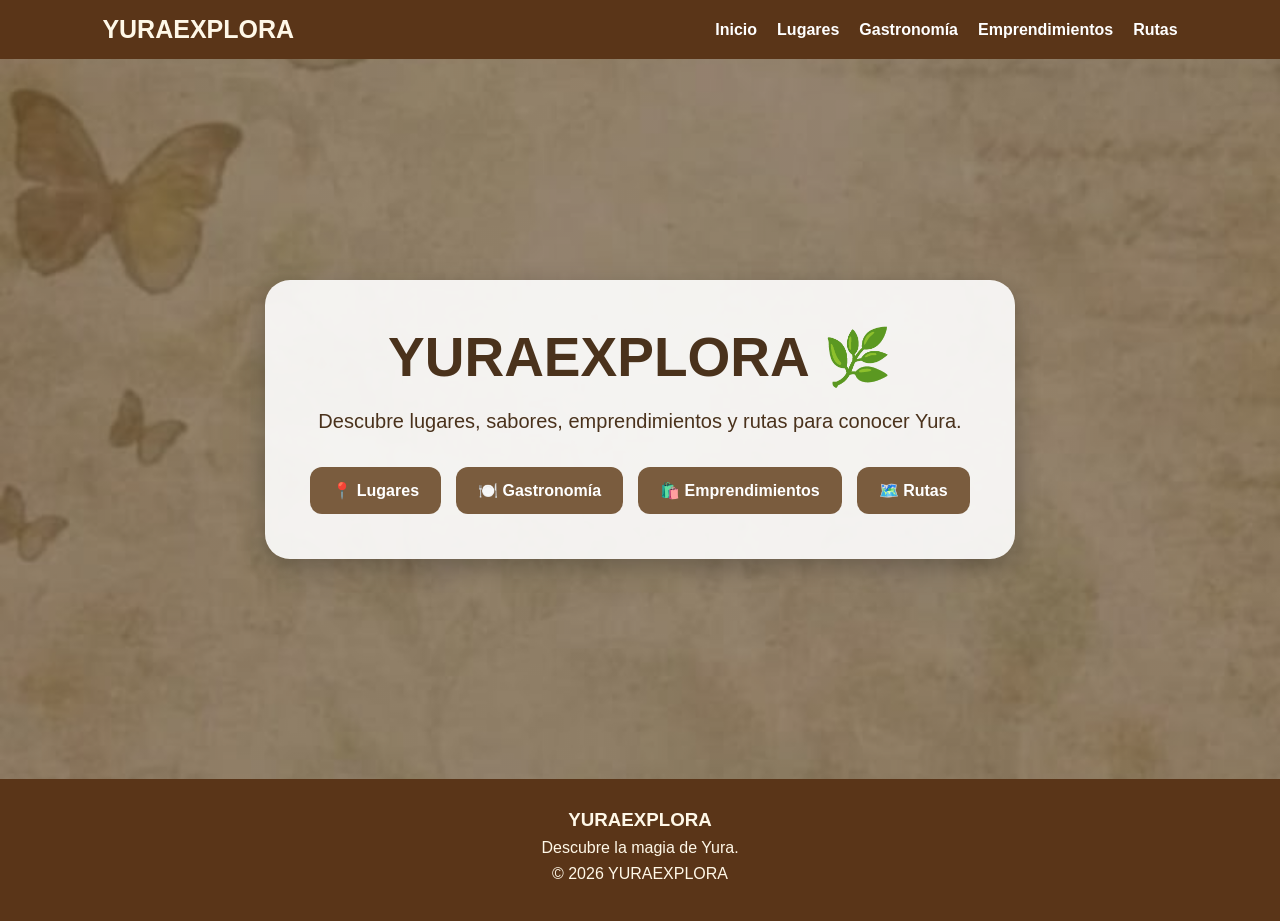
<file: index.html>
<!DOCTYPE html>
<html lang="es">

<head>
    <meta charset="UTF-8">
    <meta name="viewport" content="width=device-width, initial-scale=1.0">

    <title>YURAEXPLORA</title>

    <link rel="stylesheet" href="style.css">

    <style>
        body {
            margin: 0;
            min-height: 100vh;

            background-image:
                linear-gradient(
                    rgba(0, 0, 0, 0.35),
                    rgba(0, 0, 0, 0.35)
                ),
                url("imagenes/FONDO PRINCPAL.jpeg");

            background-size: cover;
            background-position: center;
            background-attachment: fixed;
        }

        .inicio {
            min-height: 80vh;
            display: flex;
            justify-content: center;
            align-items: center;
            text-align: center;
            padding: 40px 20px;
        }

        .contenido-inicio {
            background: rgba(255, 255, 255, 0.90);
            padding: 45px;
            border-radius: 25px;
            max-width: 750px;
            box-shadow: 0 8px 25px rgba(0,0,0,0.25);
        }

        .contenido-inicio h1 {
            font-size: 55px;
            margin-bottom: 15px;
        }

        .contenido-inicio p {
            font-size: 20px;
            line-height: 1.6;
        }

        .botones {
            margin-top: 30px;
            display: flex;
            flex-wrap: wrap;
            justify-content: center;
            gap: 15px;
        }

        .botones a {
            text-decoration: none;
            background: #7a5c3e;
            color: white;
            padding: 14px 22px;
            border-radius: 12px;
            font-weight: bold;
            transition: 0.3s;
        }

        .botones a:hover {
            transform: translateY(-3px);
            opacity: 0.85;
        }
    </style>

</head>


<body>


<header>

    <nav class="navbar">

        <a href="index.html" class="logo">
            YURAEXPLORA
        </a>

        <ul class="menu">

            <li>
                <a href="index.html">Inicio</a>
            </li>

            <li>
                <a href="lugares.html">Lugares</a>
            </li>

            <li>
                <a href="gastronomia.html">Gastronomía</a>
            </li>

            <li>
                <a href="emprendimientos.html">Emprendimientos</a>
            </li>

            <li>
                <a href="rutas.html">Rutas</a>
            </li>

        </ul>

    </nav>

</header>



<main>

    <section class="inicio">

        <div class="contenido-inicio">

            <h1>YURAEXPLORA 🌿</h1>

            <p>
                Descubre lugares, sabores, emprendimientos
                y rutas para conocer Yura.
            </p>


            <div class="botones">

                <a href="lugares.html">
                    📍 Lugares
                </a>

                <a href="gastronomia.html">
                    🍽️ Gastronomía
                </a>

                <a href="emprendimientos.html">
                    🛍️ Emprendimientos
                </a>

                <a href="rutas.html">
                    🗺️ Rutas
                </a>

            </div>

        </div>

    </section>

</main>



<footer>

    <h3>YURAEXPLORA</h3>

    <p>
        Descubre la magia de Yura.
    </p>

    <p>
        © 2026 YURAEXPLORA
    </p>

</footer>


</body>

</html>
</file>
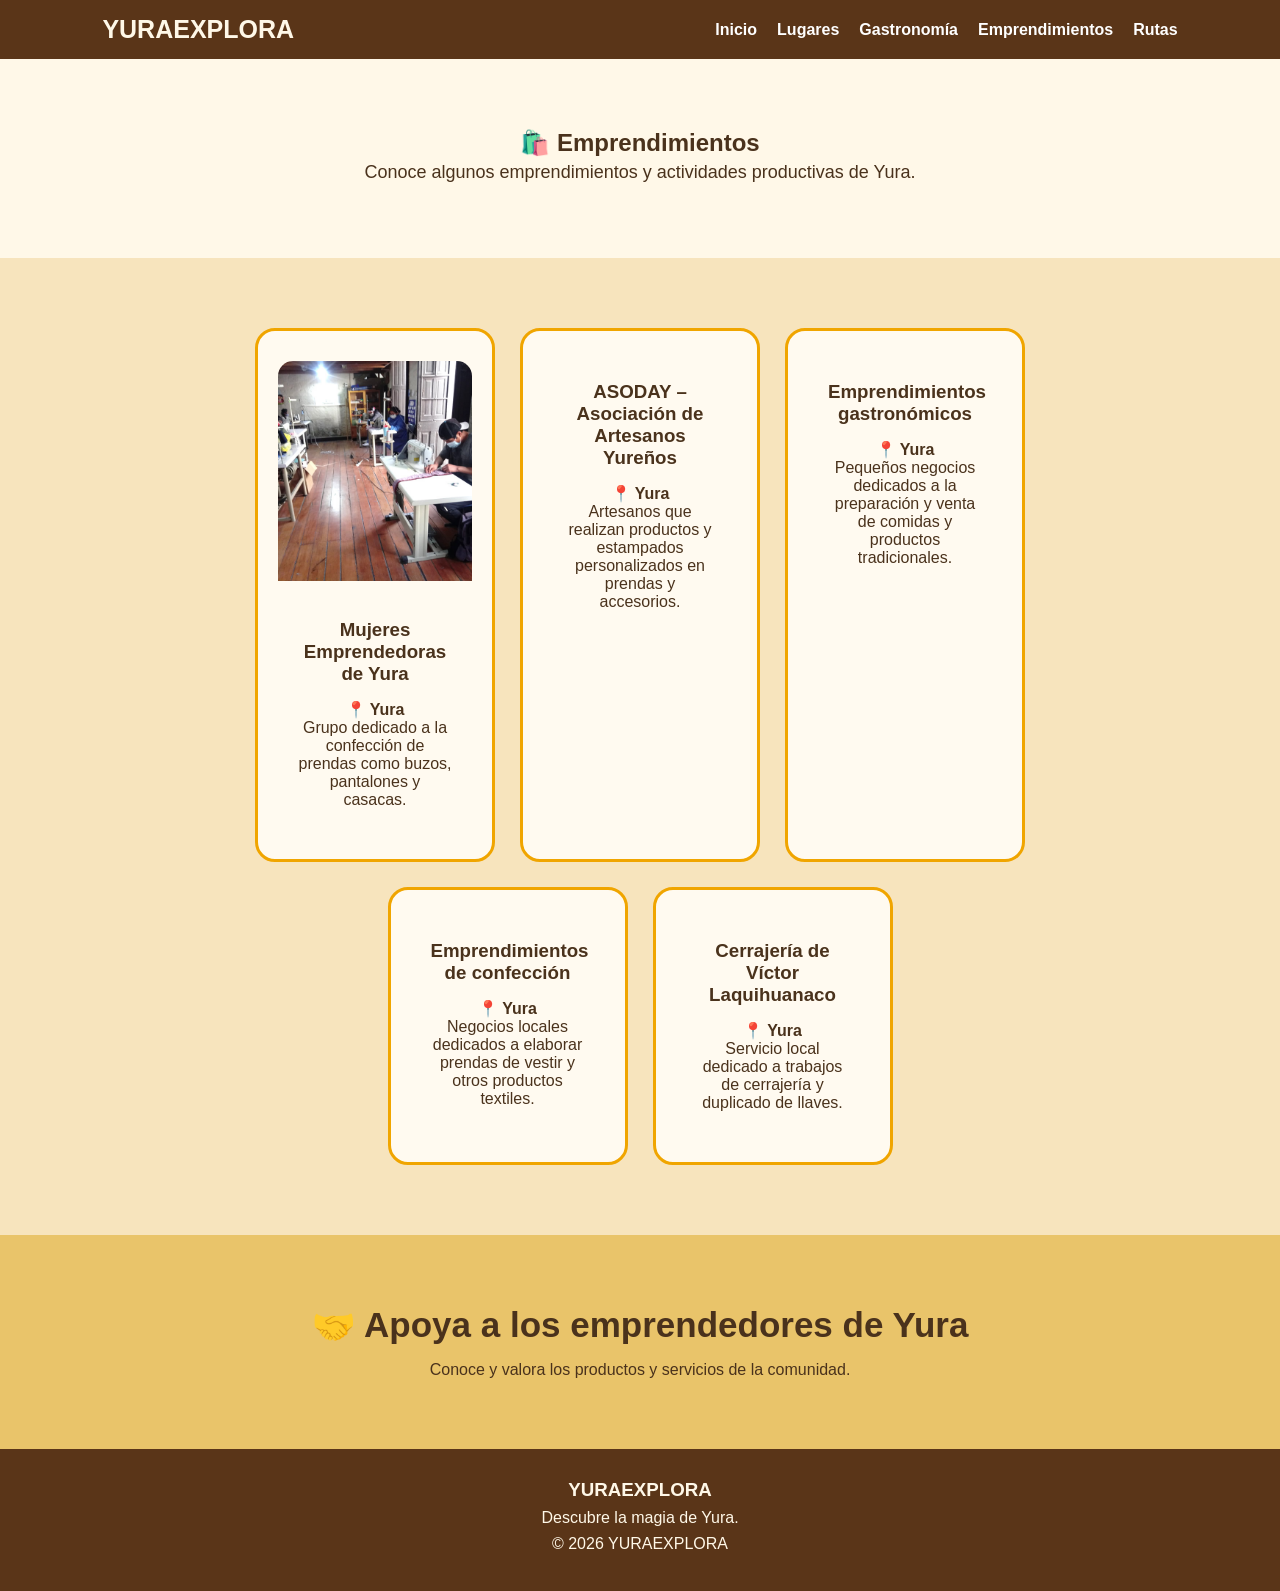
<file: emprendimientos.html>
<!DOCTYPE html>
<html lang="es">
<head>
    <meta charset="UTF-8">
    <meta name="viewport" content="width=device-width, initial-scale=1.0">
    <title>Emprendimientos | YURAEXPLORA</title>
    <link rel="stylesheet" href="style.css">

    <style>
        .tarjeta img {
            width: 100%;
            height: 220px;
            object-fit: cover;
            border-radius: 15px 15px 0 0;
            display: block;
        }

        .tarjeta {
            overflow: hidden;
        }

        .tarjeta .contenido {
            padding: 20px;
        }
    </style>
</head>

<body>

<header>
    <nav class="navbar">
        <a href="index.html" class="logo">YURAEXPLORA</a>

        <ul class="menu">
            <li><a href="index.html">Inicio</a></li>
            <li><a href="lugares.html">Lugares</a></li>
            <li><a href="gastronomia.html">Gastronomía</a></li>
            <li><a href="emprendimientos.html">Emprendimientos</a></li>
            <li><a href="rutas.html">Rutas</a></li>
        </ul>
    </nav>
</header>

<section class="presentacion">
    <h1>🛍️ Emprendimientos</h1>
    <p>Conoce algunos emprendimientos y actividades productivas de Yura.</p>
</section>

<section class="categorias">

    <div class="tarjetas">

        <!-- EMPRENDIMIENTO 1 -->
        <div class="tarjeta">
            <img src="imagenes/confecciones3.jpg" alt="Mujeres emprendedoras de Yura">

            <div class="contenido">
                <h3>Mujeres Emprendedoras de Yura</h3>
                <p><strong>📍 Yura</strong></p>
                <p>Grupo dedicado a la confección de prendas como buzos, pantalones y casacas.</p>
            </div>
        </div>

        <!-- EMPRENDIMIENTO 2 -->
        <div class="tarjeta">
            <div class="contenido">
                <h3>ASODAY – Asociación de Artesanos Yureños</h3>
                <p><strong>📍 Yura</strong></p>
                <p>Artesanos que realizan productos y estampados personalizados en prendas y accesorios.</p>
            </div>
        </div>

        <!-- EMPRENDIMIENTO 3 -->
        <div class="tarjeta">
            <div class="contenido">
                <h3>Emprendimientos gastronómicos</h3>
                <p><strong>📍 Yura</strong></p>
                <p>Pequeños negocios dedicados a la preparación y venta de comidas y productos tradicionales.</p>
            </div>
        </div>

        <!-- EMPRENDIMIENTO 4 -->
        <div class="tarjeta">
            <div class="contenido">
                <h3>Emprendimientos de confección</h3>
                <p><strong>📍 Yura</strong></p>
                <p>Negocios locales dedicados a elaborar prendas de vestir y otros productos textiles.</p>
            </div>
        </div>

        <!-- EMPRENDIMIENTO 5 -->
        <div class="tarjeta">
            <div class="contenido">
                <h3>Cerrajería de Víctor Laquihuanaco</h3>
                <p><strong>📍 Yura</strong></p>
                <p>Servicio local dedicado a trabajos de cerrajería y duplicado de llaves.</p>
            </div>
        </div>

    </div>

</section>

<section class="frase-final">
    <h2>🤝 Apoya a los emprendedores de Yura</h2>
    <p>Conoce y valora los productos y servicios de la comunidad.</p>
</section>

<footer>
    <h3>YURAEXPLORA</h3>
    <p>Descubre la magia de Yura.</p>
    <p>© 2026 YURAEXPLORA</p>
</footer>

</body>
</html>
</file>
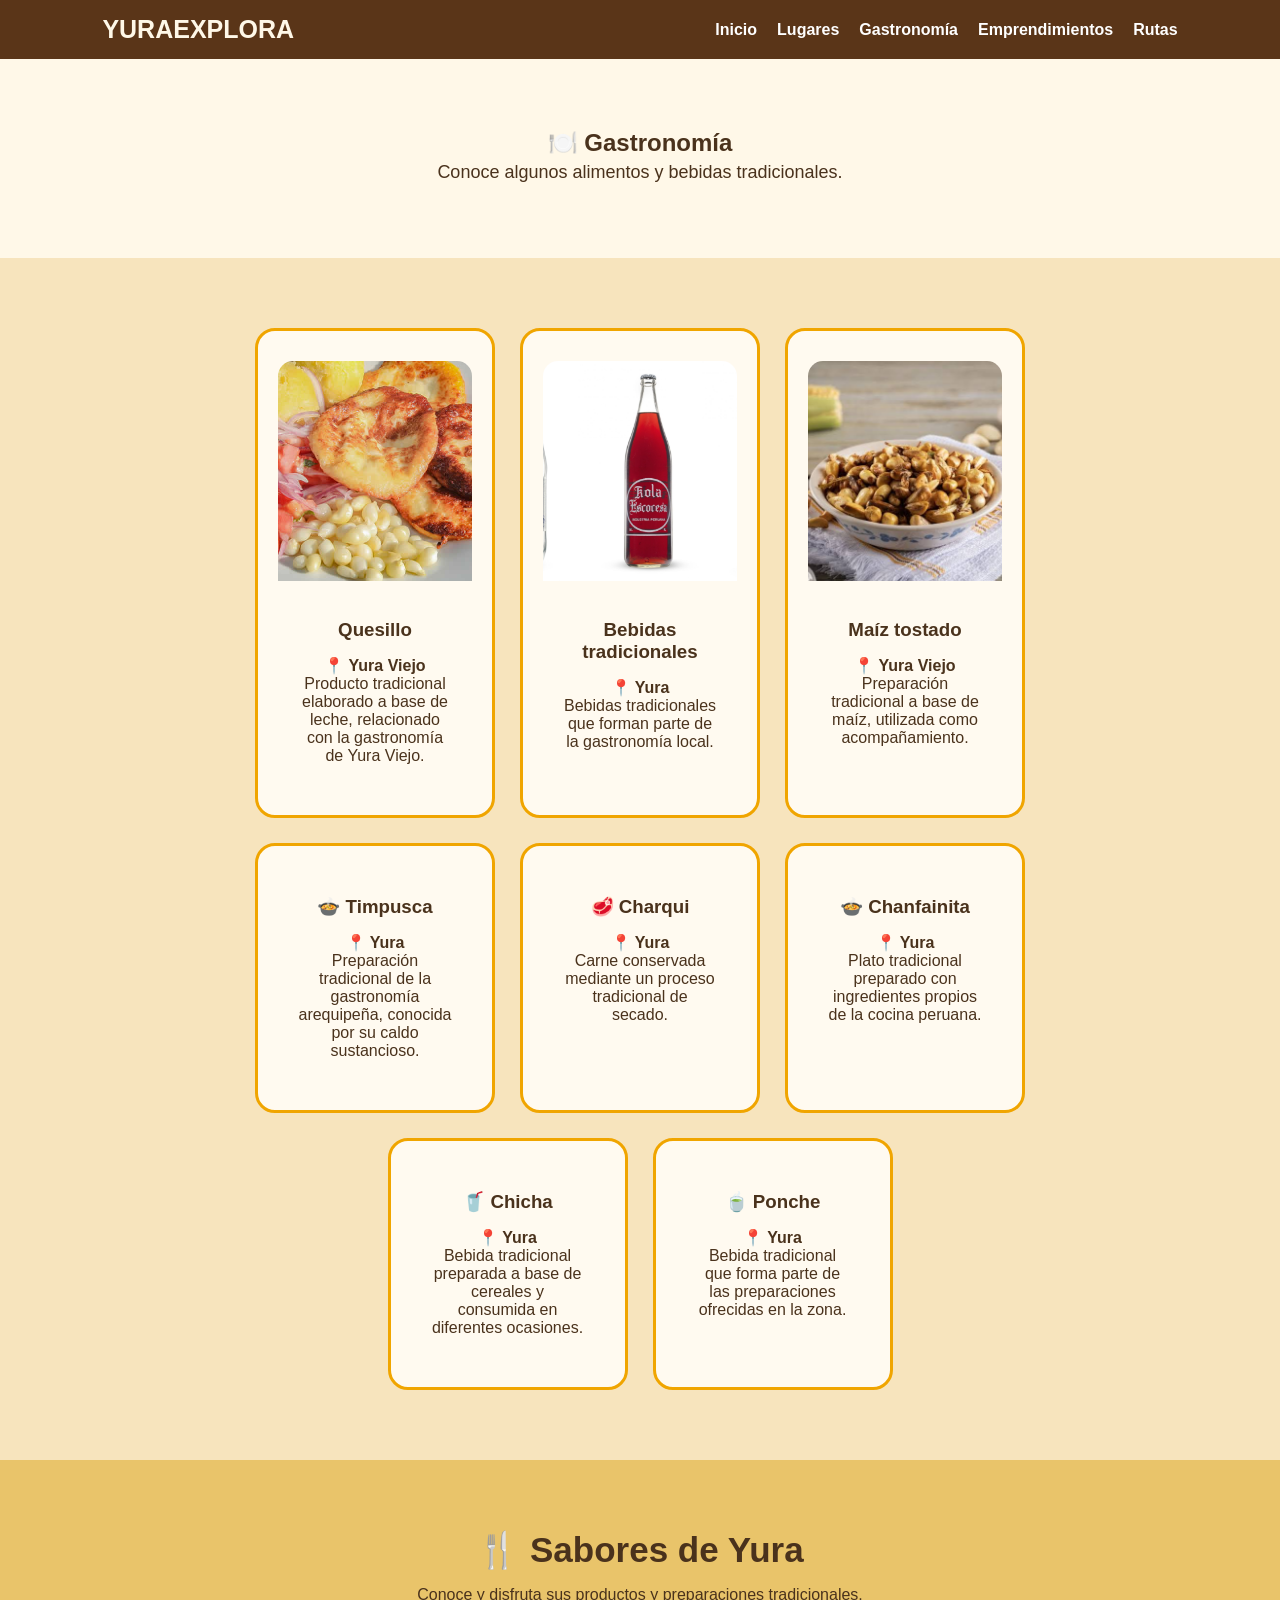
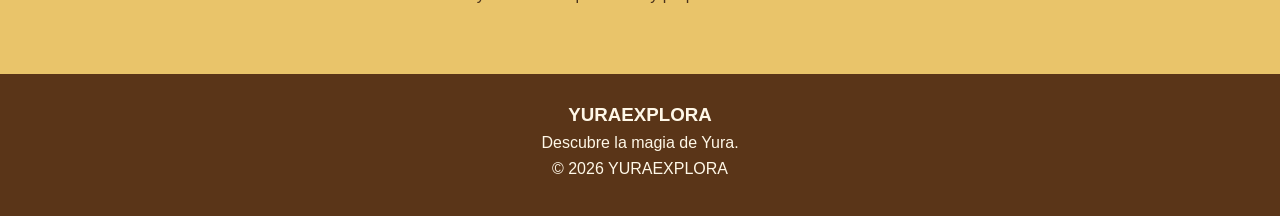
<file: gastronomia.html>
<!DOCTYPE html>
<html lang="es">

<head>
    <meta charset="UTF-8">
    <meta name="viewport" content="width=device-width, initial-scale=1.0">

    <title>Gastronomía | YURAEXPLORA</title>

    <link rel="stylesheet" href="style.css">

    <style>
        body {
            margin: 0;
            min-height: 100vh;

            background:
                linear-gradient(rgba(0,0,0,0.30), rgba(0,0,0,0.30)),
                url("imagenes/PORTADA%203.jpeg") center center / cover no-repeat fixed;
        }

        .tarjeta img {
            width: 100%;
            height: 220px;
            object-fit: cover;
            border-radius: 15px 15px 0 0;
            display: block;
        }

        .tarjeta {
            overflow: hidden;
        }

        .tarjeta .contenido {
            padding: 20px;
        }

        /* ADAPTACIÓN PARA CELULAR */
        @media (max-width: 768px) {

            body {
                background-attachment: scroll;
            }

            .navbar {
                flex-direction: column;
                padding: 15px 10px;
            }

            .logo {
                font-size: 24px;
                margin-bottom: 12px;
            }

            .menu {
                width: 100%;
                display: flex;
                flex-wrap: wrap;
                justify-content: center;
                gap: 6px;
                padding: 0;
                margin: 0;
            }

            .menu li {
                list-style: none;
            }

            .menu a {
                display: block;
                padding: 9px 10px;
                font-size: 13px;
            }

            .presentacion {
                padding: 35px 15px;
            }

            .presentacion h1 {
                font-size: 34px;
            }

            .presentacion p {
                font-size: 16px;
            }

            .tarjetas {
                grid-template-columns: 1fr !important;
                gap: 20px;
                padding: 15px;
            }

            .tarjeta {
                width: 100%;
                box-sizing: border-box;
            }

            .tarjeta img {
                height: 200px;
            }

            .frase-final {
                padding: 30px 15px;
                text-align: center;
            }

            footer {
                padding: 25px 15px;
                text-align: center;
            }
        }
    </style>
</head>

<body>

<header>
    <nav class="navbar">

        <a href="index.html" class="logo">
            YURAEXPLORA
        </a>

        <ul class="menu">
            <li><a href="index.html">Inicio</a></li>
            <li><a href="lugares.html">Lugares</a></li>
            <li><a href="gastronomia.html">Gastronomía</a></li>
            <li><a href="emprendimientos.html">Emprendimientos</a></li>
            <li><a href="rutas.html">Rutas</a></li>
        </ul>

    </nav>
</header>


<section class="presentacion">

    <h1>🍽️ Gastronomía</h1>

    <p>
        Conoce algunos alimentos y bebidas tradicionales.
    </p>

</section>


<section class="categorias">

    <div class="tarjetas">

        <!-- QUESILLO -->
        <div class="tarjeta">

            <img src="imagenes/El-Quesillo.jpg"
                 alt="Quesillo de Yura">

            <div class="contenido">

                <h3>Quesillo</h3>

                <p><strong>📍 Yura Viejo</strong></p>

                <p>
                    Producto tradicional elaborado a base de leche,
                    relacionado con la gastronomía de Yura Viejo.
                </p>

            </div>

        </div>


        <!-- BEBIDAS -->
        <div class="tarjeta">

            <img src="imagenes/BEBIDAS%20YURA.jpg"
                 alt="Bebidas tradicionales de Yura">

            <div class="contenido">

                <h3>Bebidas tradicionales</h3>

                <p><strong>📍 Yura</strong></p>

                <p>
                    Bebidas tradicionales que forman parte
                    de la gastronomía local.
                </p>

            </div>

        </div>


        <!-- MAÍZ TOSTADO -->
        <div class="tarjeta">

            <img src="imagenes/MAIZ%20TOSTADO.jfif"
                 alt="Maíz tostado">

            <div class="contenido">

                <h3>Maíz tostado</h3>

                <p><strong>📍 Yura Viejo</strong></p>

                <p>
                    Preparación tradicional a base de maíz,
                    utilizada como acompañamiento.
                </p>

            </div>

        </div>


        <!-- TIMBUSCA -->
        <div class="tarjeta">

            <div class="contenido">

                <h3>🍲 Timpusca</h3>

                <p><strong>📍 Yura</strong></p>

                <p>
                    Preparación tradicional de la gastronomía
                    arequipeña, conocida por su caldo sustancioso.
                </p>

            </div>

        </div>


        <!-- CHARQUI -->
        <div class="tarjeta">

            <div class="contenido">

                <h3>🥩 Charqui</h3>

                <p><strong>📍 Yura</strong></p>

                <p>
                    Carne conservada mediante un proceso tradicional
                    de secado.
                </p>

            </div>

        </div>


        <!-- CHANFAINITA -->
        <div class="tarjeta">

            <div class="contenido">

                <h3>🍲 Chanfainita</h3>

                <p><strong>📍 Yura</strong></p>

                <p>
                    Plato tradicional preparado con ingredientes
                    propios de la cocina peruana.
                </p>

            </div>

        </div>


        <!-- CHICHA -->
        <div class="tarjeta">

            <div class="contenido">

                <h3>🥤 Chicha</h3>

                <p><strong>📍 Yura</strong></p>

                <p>
                    Bebida tradicional preparada a base de
                    cereales y consumida en diferentes ocasiones.
                </p>

            </div>

        </div>


        <!-- PONCHE -->
        <div class="tarjeta">

            <div class="contenido">

                <h3>🍵 Ponche</h3>

                <p><strong>📍 Yura</strong></p>

                <p>
                    Bebida tradicional que forma parte de las
                    preparaciones ofrecidas en la zona.
                </p>

            </div>

        </div>

    </div>

</section>


<section class="frase-final">

    <h2>🍴 Sabores de Yura</h2>

    <p>
        Conoce y disfruta sus productos y preparaciones tradicionales.
    </p>

</section>


<footer>

    <h3>YURAEXPLORA</h3>

    <p>Descubre la magia de Yura.</p>

    <p>© 2026 YURAEXPLORA</p>

</footer>


</body>
</html>
</file>
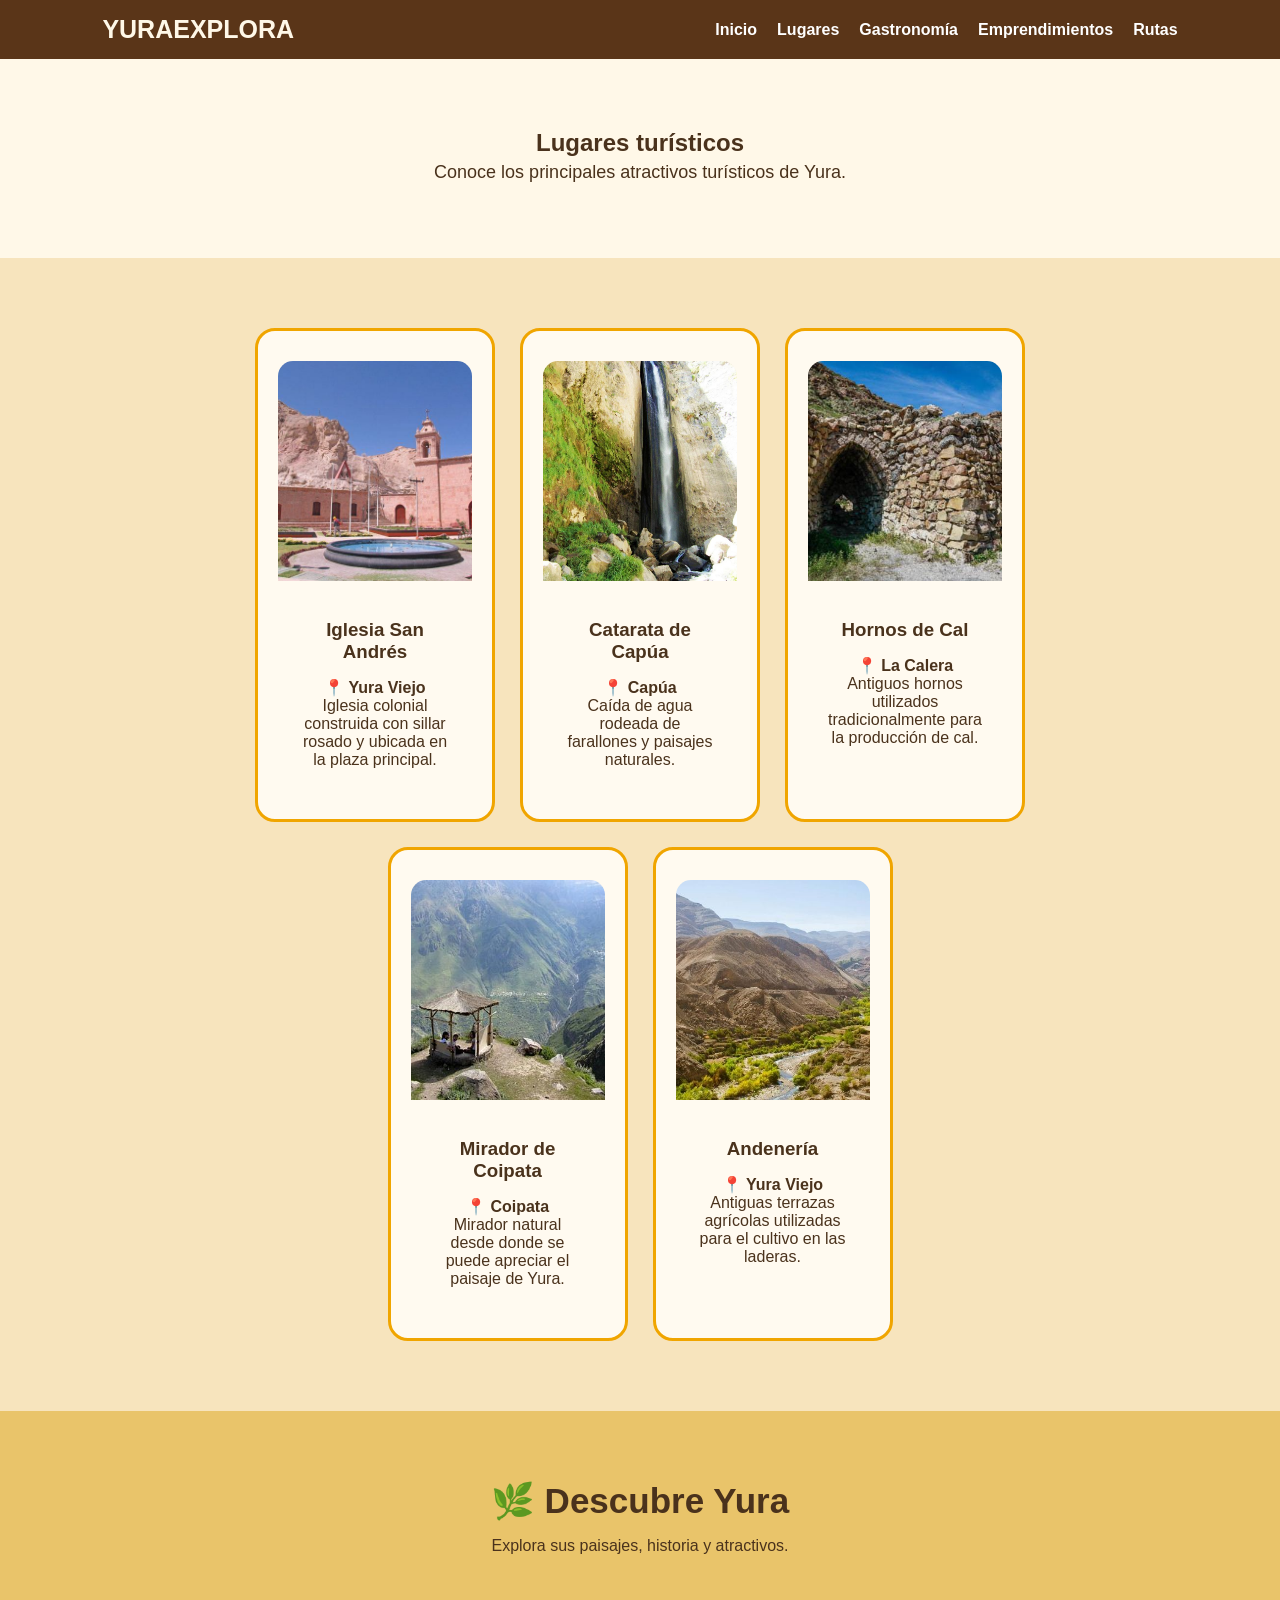
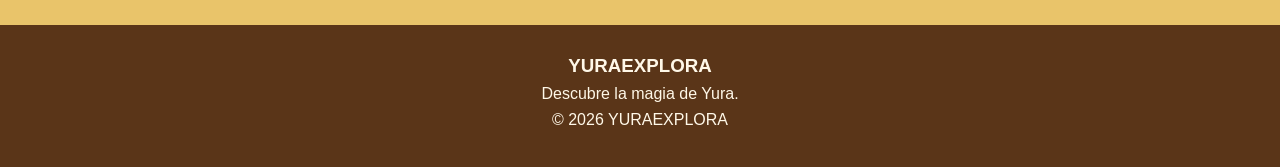
<file: lugares.html>
<!DOCTYPE html>
<html lang="es">

<head>
    <meta charset="UTF-8">
    <meta name="viewport" content="width=device-width, initial-scale=1.0">

    <title>Lugares turísticos | YURAEXPLORA</title>

    <link rel="stylesheet" href="style.css">

    <style>
        .tarjeta img {
            width: 100%;
            height: 220px;
            object-fit: cover;
            border-radius: 15px 15px 0 0;
            display: block;
        }

        .tarjeta {
            overflow: hidden;
        }

        .tarjeta .contenido {
            padding: 20px;
        }
    </style>
</head>

<body>

<header>
    <nav class="navbar">

        <a href="index.html" class="logo">
            YURAEXPLORA
        </a>

        <ul class="menu">
            <li><a href="index.html">Inicio</a></li>
            <li><a href="lugares.html">Lugares</a></li>
            <li><a href="gastronomia.html">Gastronomía</a></li>
            <li><a href="emprendimientos.html">Emprendimientos</a></li>
            <li><a href="rutas.html">Rutas</a></li>
        </ul>

    </nav>
</header>


<section class="presentacion">

    <h1>Lugares turísticos</h1>

    <p>
        Conoce los principales atractivos turísticos de Yura.
    </p>

</section>


<section class="categorias">

    <div class="tarjetas">


        <!-- IGLESIA -->

        <div class="tarjeta">

            <img src="imagenes/IGLESIA SAN ANDRES.jpeg"
                 alt="Iglesia San Andrés de Yura">

            <div class="contenido">

                <h3>Iglesia San Andrés</h3>

                <p><strong>📍 Yura Viejo</strong></p>

                <p>
                    Iglesia colonial construida con sillar
                    rosado y ubicada en la plaza principal.
                </p>

            </div>

        </div>


        <!-- CATARATA -->

        <div class="tarjeta">

            <img src="imagenes/CATARATAS.jpeg"
                 alt="Catarata de Capúa">

            <div class="contenido">

                <h3>Catarata de Capúa</h3>

                <p><strong>📍 Capúa</strong></p>

                <p>
                    Caída de agua rodeada de farallones
                    y paisajes naturales.
                </p>

            </div>

        </div>


        <!-- HORNOS -->

        <div class="tarjeta">

            <img src="imagenes/HORNOS DE CAL.jpeg"
                 alt="Hornos de Cal de Yura">

            <div class="contenido">

                <h3>Hornos de Cal</h3>

                <p><strong>📍 La Calera</strong></p>

                <p>
                    Antiguos hornos utilizados tradicionalmente
                    para la producción de cal.
                </p>

            </div>

        </div>


        <!-- MIRADOR -->

        <div class="tarjeta">

            <img src="imagenes/MIRADOR.jpeg"
                 alt="Mirador de Coipata">

            <div class="contenido">

                <h3>Mirador de Coipata</h3>

                <p><strong>📍 Coipata</strong></p>

                <p>
                    Mirador natural desde donde se puede
                    apreciar el paisaje de Yura.
                </p>

            </div>

        </div>


        <!-- ANDENES -->

        <div class="tarjeta">

            <img src="imagenes/ANDENES.jpeg"
                 alt="Andenes de Yura Viejo">

            <div class="contenido">

                <h3>Andenería</h3>

                <p><strong>📍 Yura Viejo</strong></p>

                <p>
                    Antiguas terrazas agrícolas utilizadas
                    para el cultivo en las laderas.
                </p>

            </div>

        </div>


    </div>

</section>


<section class="frase-final">

    <h2>🌿 Descubre Yura</h2>

    <p>
        Explora sus paisajes, historia y atractivos.
    </p>

</section>


<footer>

    <h3>YURAEXPLORA</h3>

    <p>Descubre la magia de Yura.</p>

    <p>© 2026 YURAEXPLORA</p>

</footer>


</body>
</html>
</file>
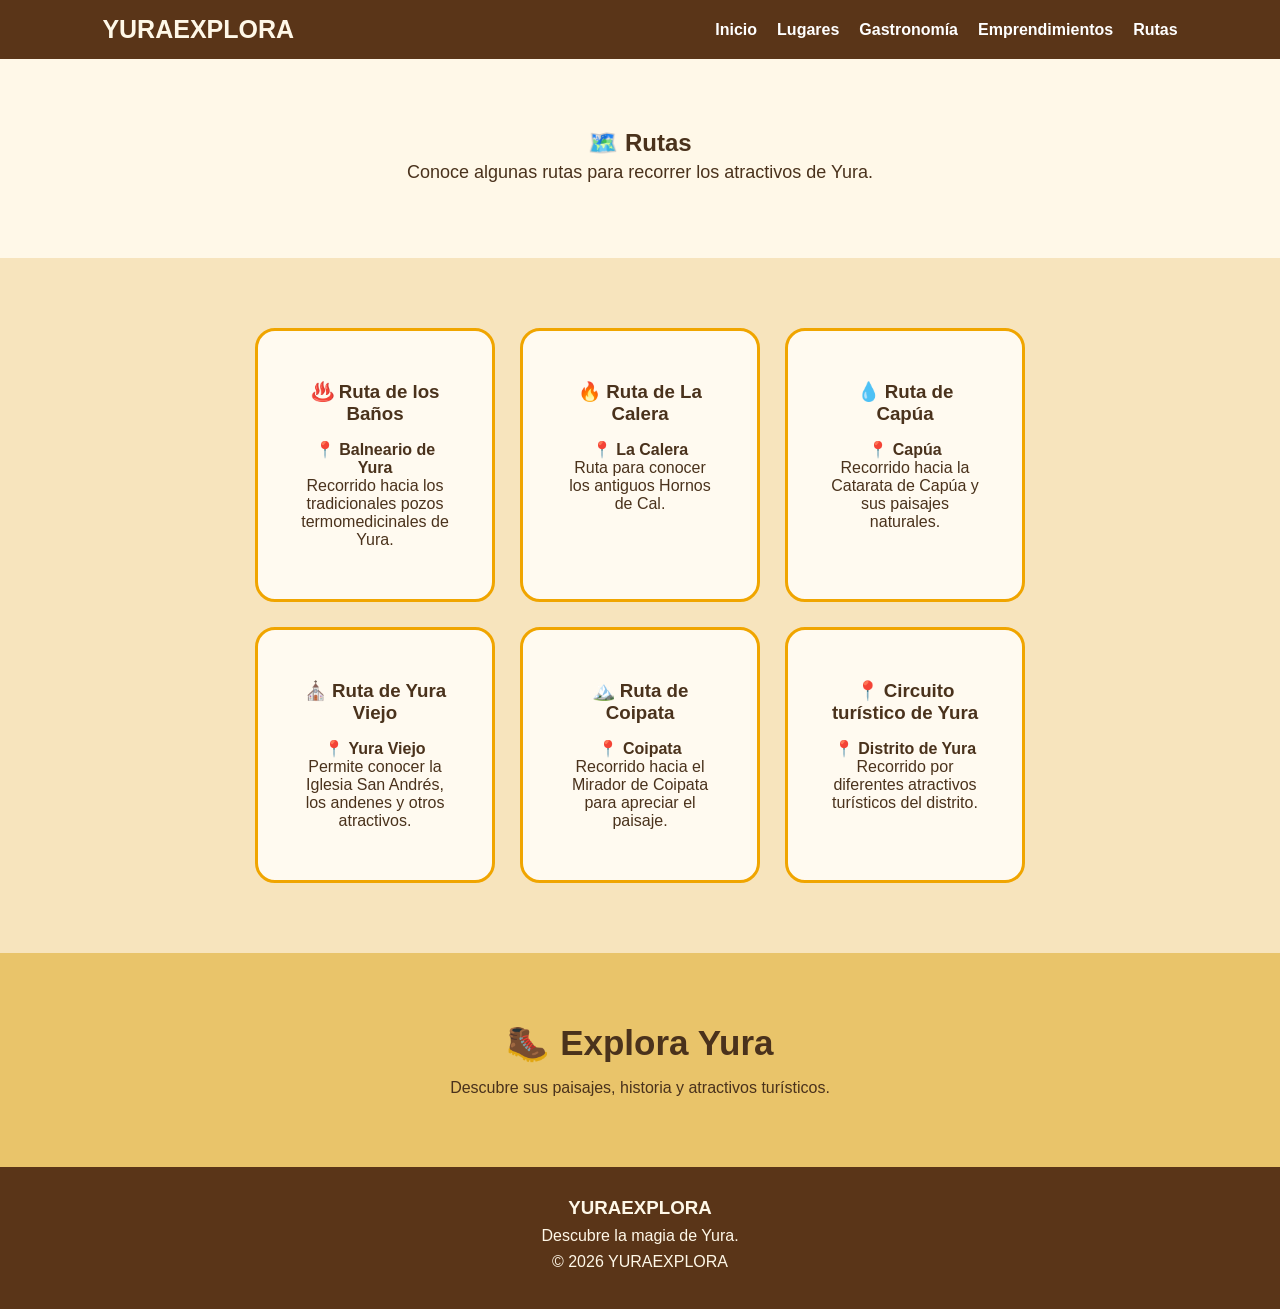
<file: rutas.html>
<!DOCTYPE html>
<html lang="es">

<head>
    <meta charset="UTF-8">
    <meta name="viewport" content="width=device-width, initial-scale=1.0">

    <title>Rutas | YURAEXPLORA</title>

    <link rel="stylesheet" href="style.css">

    <style>
        body {
            margin: 0;
            min-height: 100vh;

            background:
                linear-gradient(rgba(0,0,0,0.30), rgba(0,0,0,0.30)),
                url("imagenes/PORTADA%204.jpeg") center center / cover no-repeat fixed;
        }

        .tarjeta {
            overflow: hidden;
        }

        .tarjeta .contenido {
            padding: 20px;
        }

        /* CELULAR */
        @media (max-width: 768px) {

            body {
                background-attachment: scroll;
            }

            .navbar {
                flex-direction: column;
                padding: 15px 10px;
            }

            .logo {
                font-size: 24px;
                margin-bottom: 12px;
            }

            .menu {
                width: 100%;
                display: flex;
                flex-wrap: wrap;
                justify-content: center;
                gap: 6px;
                padding: 0;
                margin: 0;
            }

            .menu li {
                list-style: none;
            }

            .menu a {
                display: block;
                padding: 9px 10px;
                font-size: 13px;
            }

            .presentacion {
                padding: 35px 15px;
            }

            .presentacion h1 {
                font-size: 34px;
            }

            .presentacion p {
                font-size: 16px;
            }

            .tarjetas {
                grid-template-columns: 1fr !important;
                gap: 20px;
                padding: 15px;
            }

            .tarjeta {
                width: 100%;
                box-sizing: border-box;
            }

            .frase-final {
                padding: 30px 15px;
                text-align: center;
            }

            footer {
                padding: 25px 15px;
                text-align: center;
            }
        }
    </style>

</head>

<body>

<header>

    <nav class="navbar">

        <a href="index.html" class="logo">
            YURAEXPLORA
        </a>

        <ul class="menu">

            <li>
                <a href="index.html">Inicio</a>
            </li>

            <li>
                <a href="lugares.html">Lugares</a>
            </li>

            <li>
                <a href="gastronomia.html">Gastronomía</a>
            </li>

            <li>
                <a href="emprendimientos.html">Emprendimientos</a>
            </li>

            <li>
                <a href="rutas.html">Rutas</a>
            </li>

        </ul>

    </nav>

</header>


<section class="presentacion">

    <h1>🗺️ Rutas</h1>

    <p>
        Conoce algunas rutas para recorrer los atractivos de Yura.
    </p>

</section>


<section class="categorias">

    <div class="tarjetas">


        <!-- RUTA 1 -->

        <div class="tarjeta">

            <div class="contenido">

                <h3>♨️ Ruta de los Baños</h3>

                <p>
                    <strong>📍 Balneario de Yura</strong>
                </p>

                <p>
                    Recorrido hacia los tradicionales
                    pozos termomedicinales de Yura.
                </p>

            </div>

        </div>


        <!-- RUTA 2 -->

        <div class="tarjeta">

            <div class="contenido">

                <h3>🔥 Ruta de La Calera</h3>

                <p>
                    <strong>📍 La Calera</strong>
                </p>

                <p>
                    Ruta para conocer los antiguos
                    Hornos de Cal.
                </p>

            </div>

        </div>


        <!-- RUTA 3 -->

        <div class="tarjeta">

            <div class="contenido">

                <h3>💧 Ruta de Capúa</h3>

                <p>
                    <strong>📍 Capúa</strong>
                </p>

                <p>
                    Recorrido hacia la Catarata de Capúa
                    y sus paisajes naturales.
                </p>

            </div>

        </div>


        <!-- RUTA 4 -->

        <div class="tarjeta">

            <div class="contenido">

                <h3>⛪ Ruta de Yura Viejo</h3>

                <p>
                    <strong>📍 Yura Viejo</strong>
                </p>

                <p>
                    Permite conocer la Iglesia San Andrés,
                    los andenes y otros atractivos.
                </p>

            </div>

        </div>


        <!-- RUTA 5 -->

        <div class="tarjeta">

            <div class="contenido">

                <h3>🏔️ Ruta de Coipata</h3>

                <p>
                    <strong>📍 Coipata</strong>
                </p>

                <p>
                    Recorrido hacia el Mirador de Coipata
                    para apreciar el paisaje.
                </p>

            </div>

        </div>


        <!-- RUTA 6 -->

        <div class="tarjeta">

            <div class="contenido">

                <h3>📍 Circuito turístico de Yura</h3>

                <p>
                    <strong>📍 Distrito de Yura</strong>
                </p>

                <p>
                    Recorrido por diferentes atractivos
                    turísticos del distrito.
                </p>

            </div>

        </div>


    </div>

</section>


<section class="frase-final">

    <h2>🥾 Explora Yura</h2>

    <p>
        Descubre sus paisajes, historia y atractivos turísticos.
    </p>

</section>


<footer>

    <h3>YURAEXPLORA</h3>

    <p>
        Descubre la magia de Yura.
    </p>

    <p>
        © 2026 YURAEXPLORA
    </p>

</footer>


</body>
</html>
</file>
<file: style.css>
* {
    margin: 0;
    padding: 0;
    box-sizing: border-box;
}

body {
    font-family: Arial, sans-serif;
    background-color: #fff8e8;
    color: #4a321c;
}

/* ===== MENÚ ===== */

header {
    background-color: #5a3518;
    padding: 15px 8%;
}

.navbar {
    display: flex;
    justify-content: space-between;
    align-items: center;
}

.logo {
    color: #fff8e8;
    text-decoration: none;
    font-size: 25px;
    font-weight: bold;
}

.menu {
    display: flex;
    list-style: none;
    gap: 20px;
}

.menu a {
    color: white;
    text-decoration: none;
    font-weight: bold;
}

.menu a:hover {
    color: #f5a400;
}

/* ===== PORTADA ===== */

.portada {
    min-height: 500px;
    display: flex;
    align-items: center;
    padding: 80px 10%;
    text-align: center;

    background:
        linear-gradient(
            rgba(80, 45, 15, 0.35),
            rgba(80, 45, 15, 0.35)
        ),
        url("imagenes/yura-portada.jpg");

    background-size: cover;
    background-position: center;

    color: white;
}

.contenido-portada {
    max-width: 700px;
    margin: auto;
}

.contenido-portada h1 {
    font-size: 65px;
    margin-bottom: 20px;
}

.contenido-portada p {
    font-size: 22px;
    margin-bottom: 30px;
}

.boton {
    display: inline-block;
    background-color: #f5a400;
    color: #4a321c;
    padding: 15px 30px;
    border-radius: 30px;
    text-decoration: none;
    font-weight: bold;
}

.boton:hover {
    background-color: #ffd36a;
}

/* ===== PRESENTACIÓN ===== */

.presentacion {
    text-align: center;
    padding: 70px 15%;
    background-color: #fff8e8;
}

.presentacion h2 {
    font-size: 35px;
    color: #6a3d1d;
    margin-bottom: 20px;
}

.presentacion p {
    font-size: 18px;
    line-height: 1.7;
}

/* ===== CATEGORÍAS ===== */

.categorias {
    padding: 70px 10%;
    text-align: center;
    background-color: #f7e4bd;
}

.categorias h2 {
    font-size: 35px;
    margin-bottom: 40px;
    color: #6a3d1d;
}

.tarjetas {
    display: flex;
    justify-content: center;
    gap: 25px;
    flex-wrap: wrap;
}

.tarjeta {
    width: 240px;
    min-height: 250px;

    background-color: #fffaf0;

    border: 3px solid #f0a500;

    padding: 30px 20px;

    text-decoration: none;
    color: #4a321c;

    border-radius: 20px;

    transition: 0.3s;
}

.tarjeta:hover {
    transform: translateY(-8px);
}

.icono {
    font-size: 50px;
    margin-bottom: 15px;
}

.tarjeta h3 {
    margin-bottom: 15px;
}

/* ===== FRASE FINAL ===== */

.frase-final {
    background-color: #e9c46a;
    text-align: center;
    padding: 70px 20px;
}

.frase-final h2 {
    font-size: 35px;
    margin-bottom: 15px;
}

/* ===== PIE DE PÁGINA ===== */

footer {
    background-color: #5a3518;
    color: #fff8e8;
    text-align: center;
    padding: 30px;
}

footer p {
    margin: 8px;
}

/* ===== CELULAR ===== */

@media (max-width: 700px) {

    .navbar {
        flex-direction: column;
        gap: 15px;
    }

    .menu {
        flex-wrap: wrap;
        justify-content: center;
    }

    .contenido-portada h1 {
        font-size: 45px;
    }

    .contenido-portada p {
        font-size: 18px;
    }

}
.tarjeta img {
    width: 100%;
    height: 180px;
    object-fit: cover;
    border-radius: 14px;
    margin-bottom: 18px;
}
/* ============================= */
/* ADAPTACIÓN PARA CELULARES */
/* ============================= */

@media (max-width: 768px) {

    /* MENÚ */
    .navbar {
        flex-direction: column;
        padding: 15px 10px;
    }

    .logo {
        font-size: 24px;
        margin-bottom: 12px;
    }

    .menu {
        width: 100%;
        display: flex;
        flex-wrap: wrap;
        justify-content: center;
        gap: 6px;
        padding: 0;
        margin: 0;
    }

    .menu li {
        list-style: none;
    }

    .menu a {
        display: block;
        padding: 9px 10px;
        font-size: 13px;
    }


    /* TÍTULOS */
    .presentacion {
        padding: 35px 15px;
    }

    .presentacion h1 {
        font-size: 34px;
    }

    .presentacion p {
        font-size: 16px;
    }


    /* TARJETAS */
    .tarjetas {
        grid-template-columns: 1fr !important;
        gap: 20px;
        padding: 15px;
    }

    .tarjeta {
        width: 100%;
        box-sizing: border-box;
    }

    .tarjeta img {
        height: 200px;
    }


    /* INICIO */
    .inicio {
        min-height: 75vh;
        padding: 25px 15px;
    }

    .contenido-inicio {
        width: 100%;
        box-sizing: border-box;
        padding: 25px 18px;
        border-radius: 20px;
    }

    .contenido-inicio h1 {
        font-size: 38px;
    }

    .contenido-inicio p {
        font-size: 17px;
    }


    /* BOTONES DEL INICIO */
    .botones {
        flex-direction: column;
        gap: 10px;
    }

    .botones a {
        width: 100%;
        box-sizing: border-box;
        padding: 13px;
    }


    /* FOOTER */
    footer {
        padding: 25px 15px;
        text-align: center;
    }

}
</file>
